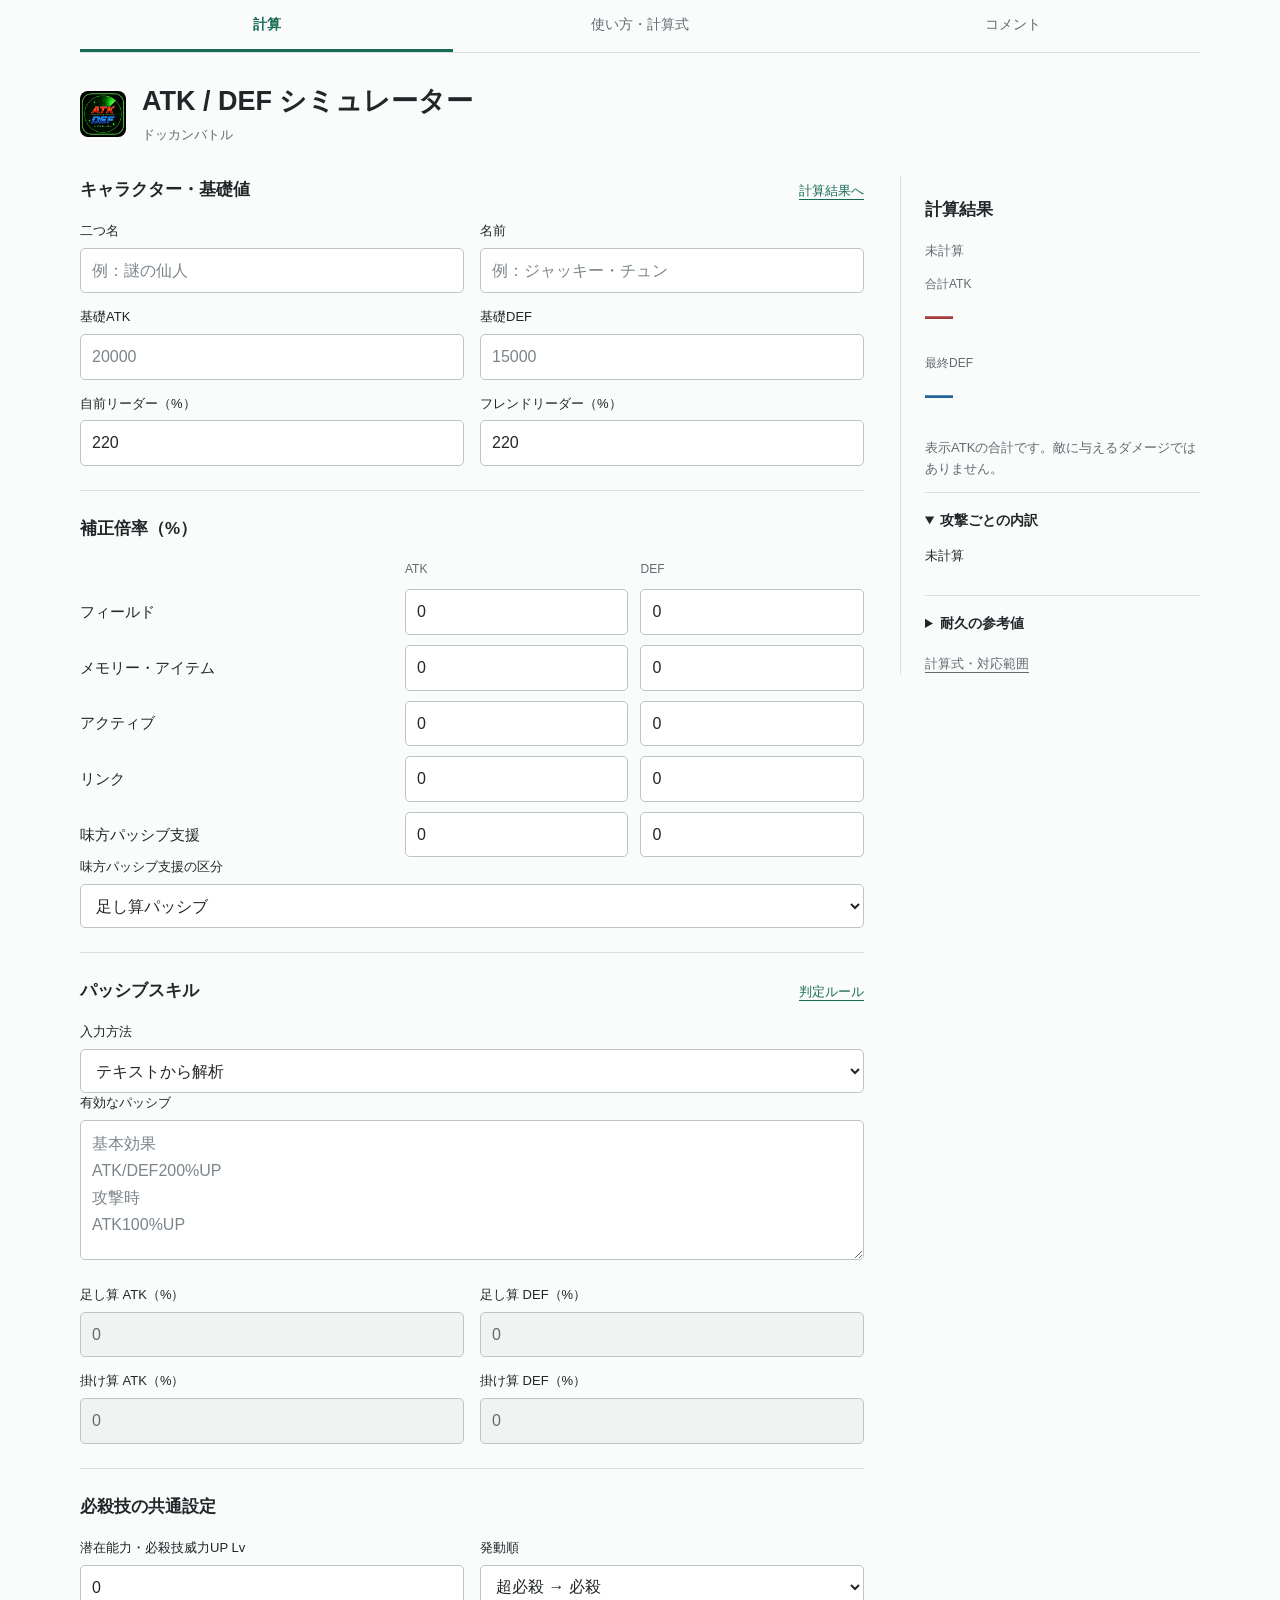
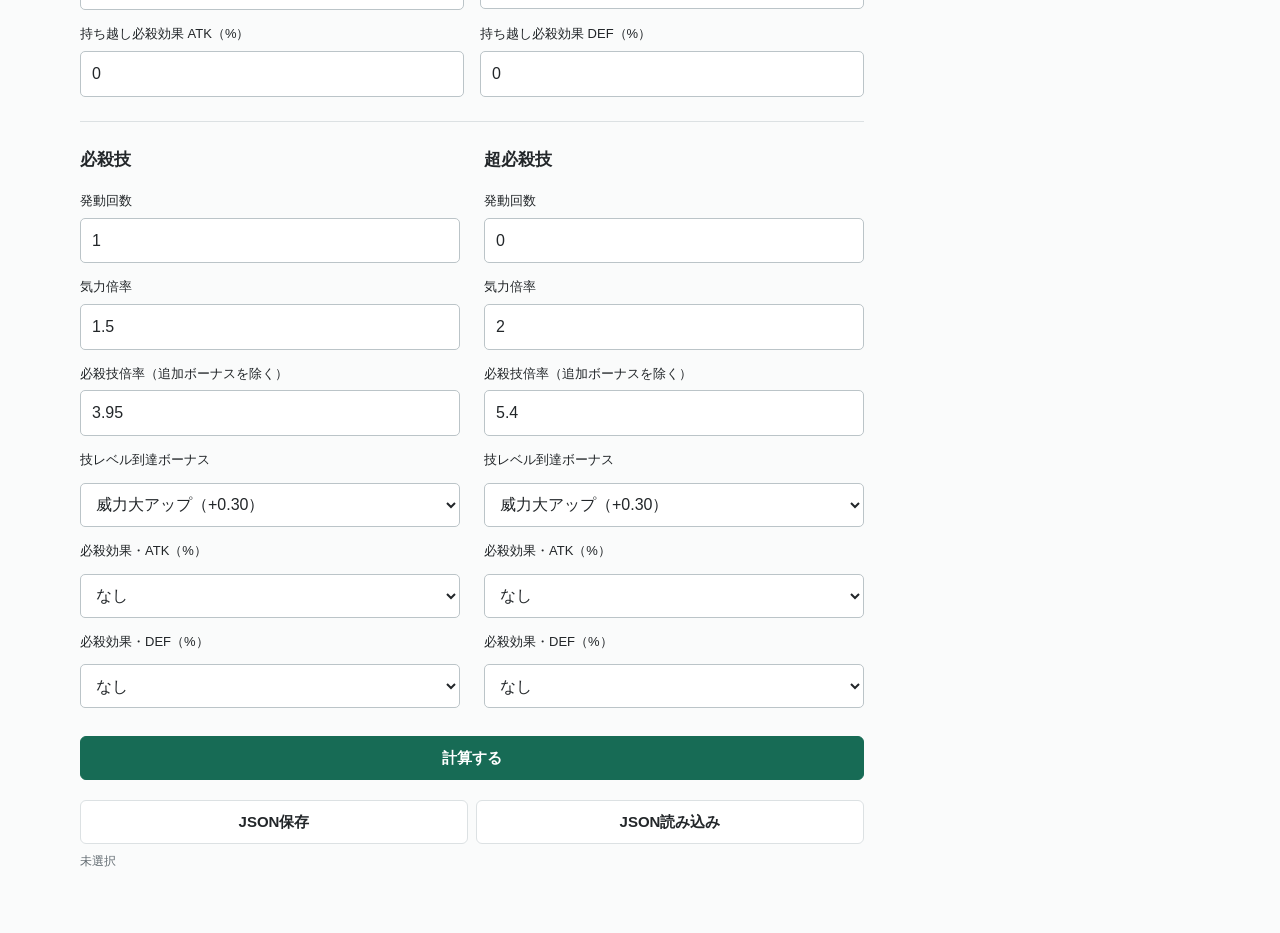
<file: index.html>
<!DOCTYPE html>
<html lang="ja">
<head>
  <meta charset="UTF-8">
  <meta name="viewport" content="width=device-width, initial-scale=1.0">
  <meta http-equiv="Content-Security-Policy" content="default-src 'self'; script-src 'self'; img-src 'self' data:; style-src 'self'; object-src 'none'; base-uri 'self'; form-action 'self';">
  <title>ATK / DEF シミュレーター</title>
  <link rel="stylesheet" href="style.css">
  <link rel="icon" href="icon.png">
  <script src="script.js" defer></script>
  <script src="json.js" defer></script>
</head>
<body>
<nav class="tabs" aria-label="メインナビゲーション">
  <a href="index.html" class="tab active" aria-current="page">計算</a>
  <a href="spec.html" class="tab">使い方・計算式</a>
  <a href="comment.html" class="tab">コメント</a>
</nav>
<header class="page-header">
  <img src="icon.png" alt="" width="46" height="46">
  <div><h1>ATK / DEF シミュレーター</h1><p>ドッカンバトル</p></div>
</header>
<main class="container">
<form id="calculatorForm" class="form-sections">
  <section class="section">
    <div class="section-heading"><h2>キャラクター・基礎値</h2><a href="#results">計算結果へ</a></div>
    <div class="field-grid">
      <label for="nickname">二つ名<input type="text" id="nickname" maxlength="100" placeholder="例：謎の仙人"></label>
      <label for="charName">名前<input type="text" id="charName" maxlength="100" placeholder="例：ジャッキー・チュン"></label>
      <label for="baseAtk">基礎ATK<input type="number" id="baseAtk" value="" min="0" max="999999" step="1" placeholder="20000"></label>
      <label for="baseDef">基礎DEF<input type="number" id="baseDef" value="" min="0" max="999999" step="1" placeholder="15000"></label>
      <label for="leaderSkill">自前リーダー（%）<input type="number" id="leaderSkill" value="220" min="0" max="1000000" step="0.01"></label>
      <label for="friendLeaderSkill">フレンドリーダー（%）<input type="number" id="friendLeaderSkill" value="220" min="0" max="1000000" step="0.01"></label>
    </div>
  </section>
  <section class="section">
    <h2>補正倍率（%）</h2>
    <div class="buff-grid"><span></span><span class="col-heading">ATK</span><span class="col-heading">DEF</span>
      <span>フィールド</span><input type="number" id="fieldAtk" value="0" min="0" max="1000000" step="0.01" aria-label="フィールド ATK（%）"><input type="number" id="fieldDef" value="0" min="0" max="1000000" step="0.01" aria-label="フィールド DEF（%）">
<span>メモリー・アイテム</span><input type="number" id="supportAtk" value="0" min="0" max="1000000" step="0.01" aria-label="メモリー・アイテム ATK（%）"><input type="number" id="supportDef" value="0" min="0" max="1000000" step="0.01" aria-label="メモリー・アイテム DEF（%）">
<span>アクティブ</span><input type="number" id="activeAtk" value="0" min="0" max="1000000" step="0.01" aria-label="アクティブ ATK（%）"><input type="number" id="activeDef" value="0" min="0" max="1000000" step="0.01" aria-label="アクティブ DEF（%）">
<span>リンク</span><input type="number" id="linkAtk" value="0" min="0" max="1000000" step="0.01" aria-label="リンク ATK（%）"><input type="number" id="linkDef" value="0" min="0" max="1000000" step="0.01" aria-label="リンク DEF（%）">
<span>味方パッシブ支援</span><input type="number" id="allyAtk" value="0" min="0" max="1000000" step="0.01" aria-label="味方パッシブ支援 ATK（%）"><input type="number" id="allyDef" value="0" min="0" max="1000000" step="0.01" aria-label="味方パッシブ支援 DEF（%）">
    </div>
    <label for="allyTiming">味方パッシブ支援の区分</label>
    <select id="allyTiming"><option value="1">足し算パッシブ</option><option value="2">掛け算パッシブ</option></select>
  </section>
  <section class="section">
    <div class="section-heading"><h2>パッシブスキル</h2><a href="spec.html#passive">判定ルール</a></div>
    <label for="passiveMode">入力方法</label>
    <select id="passiveMode"><option value="auto">テキストから解析</option><option value="manual">倍率を直接入力</option></select>
    <label for="passiveSkill">有効なパッシブ</label>
    <textarea id="passiveSkill" maxlength="10000" placeholder="基本効果&#10;ATK/DEF200%UP&#10;攻撃時&#10;ATK100%UP"></textarea>
    <div class="field-grid passive-summary">
      <label for="passive1Atk">足し算 ATK（%）<input type="number" id="passive1Atk" value="0" min="0" max="1000000" step="0.01"></label>
      <label for="passive1Def">足し算 DEF（%）<input type="number" id="passive1Def" value="0" min="0" max="1000000" step="0.01"></label>
      <label for="passive2Atk">掛け算 ATK（%）<input type="number" id="passive2Atk" value="0" min="0" max="1000000" step="0.01"></label>
      <label for="passive2Def">掛け算 DEF（%）<input type="number" id="passive2Def" value="0" min="0" max="1000000" step="0.01"></label>
    </div>
    <p id="passiveWarning" class="notice" role="status"></p>
  </section>
  <section class="section">
    <h2>必殺技の共通設定</h2>
    <div class="field-grid">
      <label for="superPowerLv">潜在能力・必殺技威力UP Lv<input type="number" id="superPowerLv" value="0" min="0" max="1000" step="1"></label>
      <label for="attackOrder">発動順<select id="attackOrder"><option value="ultra-first">超必殺 → 必殺</option><option value="normal-first">必殺 → 超必殺</option></select></label>
      <label for="previousAtkEffect">持ち越し必殺効果 ATK（%）<input type="number" id="previousAtkEffect" value="0" min="0" max="1000000" step="0.01"></label>
      <label for="previousDefEffect">持ち越し必殺効果 DEF（%）<input type="number" id="previousDefEffect" value="0" min="0" max="1000000" step="0.01"></label>
    </div>
  </section>
  <div class="attack-sections"><section class="section">
<h2>必殺技</h2>
<label for="normalCount">発動回数<input type="number" id="normalCount" value="1" min="0" max="20" step="1"></label>
<label for="normalKiBonus">気力倍率<input type="number" id="normalKiBonus" value="1.5" min="0.01" max="10" step="0.01"></label>
<label for="normalMultiplier">必殺技倍率（追加ボーナスを除く）<input type="number" id="normalMultiplier" value="3.95" min="0" max="1000" step="0.01" list="multiplierValues"></label>
<label for="normalPlus">技レベル到達ボーナス</label>
<select id="normalPlus"><option value="0">なし</option><option value="0.2">威力アップ（+0.20）</option><option value="0.3" selected>威力大アップ（+0.30）</option></select>
<label for="normalAtkEffect">必殺効果・ATK（%）</label>
<select id="normalAtkEffect"><option value="0">なし</option><option value="20">20%上昇</option><option value="30">30%上昇</option><option value="50">50%上昇</option><option value="100">100%上昇</option><option value="custom">自由入力</option></select>
<input type="number" id="normalCustomAtk" class="hidden" min="0" max="1000000" step="0.01" aria-label="必殺 ATK上昇率">
<label for="normalDefEffect">必殺効果・DEF（%）</label>
<select id="normalDefEffect"><option value="0">なし</option><option value="20">20%上昇</option><option value="30">30%上昇</option><option value="50">50%上昇</option><option value="100">100%上昇</option><option value="custom">自由入力</option></select>
<input type="number" id="normalCustomDef" class="hidden" min="0" max="1000000" step="0.01" aria-label="必殺 DEF上昇率">
</section>
<section class="section">
<h2>超必殺技</h2>
<label for="ultraCount">発動回数<input type="number" id="ultraCount" value="0" min="0" max="20" step="1"></label>
<label for="kiBonus">気力倍率<input type="number" id="kiBonus" value="2" min="0.01" max="10" step="0.01"></label>
<label for="ultraMultiplier">必殺技倍率（追加ボーナスを除く）<input type="number" id="ultraMultiplier" value="5.4" min="0" max="1000" step="0.01" list="multiplierValues"></label>
<label for="ultraPlus">技レベル到達ボーナス</label>
<select id="ultraPlus"><option value="0">なし</option><option value="0.2">威力アップ（+0.20）</option><option value="0.3" selected>威力大アップ（+0.30）</option></select>
<label for="ultraAtkEffect">必殺効果・ATK（%）</label>
<select id="ultraAtkEffect"><option value="0">なし</option><option value="20">20%上昇</option><option value="30">30%上昇</option><option value="50">50%上昇</option><option value="100">100%上昇</option><option value="custom">自由入力</option></select>
<input type="number" id="ultraCustomAtk" class="hidden" min="0" max="1000000" step="0.01" aria-label="超必殺 ATK上昇率">
<label for="ultraDefEffect">必殺効果・DEF（%）</label>
<select id="ultraDefEffect"><option value="0">なし</option><option value="20">20%上昇</option><option value="30">30%上昇</option><option value="50">50%上昇</option><option value="100">100%上昇</option><option value="custom">自由入力</option></select>
<input type="number" id="ultraCustomDef" class="hidden" min="0" max="1000000" step="0.01" aria-label="超必殺 DEF上昇率">
</section></div>
  <datalist id="multiplierValues">
    <option value="3.95">極大 Lv.20</option><option value="4.2">極大 Lv.25</option>
    <option value="5.4">超極大 Lv.20</option><option value="5.9">超極大 Lv.25</option>
    <option value="5.05">超絶特大 Lv.10</option><option value="6.3">超絶特大 Lv.15</option>
  </datalist>
  <div class="calculate-bar"><button type="submit" id="calculateButton">計算する</button></div>
  <p id="calculationError" class="notice error" role="alert"></p>
  <div class="file-area">
    <div class="file-buttons">
      <button type="button" id="saveButton" class="btn">JSON保存</button>
      <button type="button" id="loadButton" class="btn">JSON読み込み</button>
      <input type="file" id="fileLoader" accept=".json,application/json" hidden>
    </div>
    <div class="file-name-box"><span id="fileName">未選択</span></div>
    <p id="fileStatus" role="status"></p>
  </div>
</form>
<aside class="result-panel" id="results" aria-labelledby="resultHeading">
  <h2 id="resultHeading">計算結果</h2>
  <p id="resultStatus" class="muted" role="status">未計算</p>
  <div class="result-values" aria-live="polite">
    <div><span class="result-label">合計ATK</span><output id="resultAtk" class="result-value">—</output></div>
    <div><span class="result-label">最終DEF</span><output id="resultDef" class="result-value">—</output></div>
  </div>
  <p class="muted">表示ATKの合計です。敵に与えるダメージではありません。</p>
  <details open><summary>攻撃ごとの内訳</summary><pre id="detail">未計算</pre></details>
  <details>
    <summary>耐久の参考値</summary>
    <label for="damageReduction">ダメージ軽減率（%）</label>
    <input type="number" id="damageReduction" value="0" min="0" max="100" step="0.01" form="calculatorForm">
    <label class="dokkan-check"><input type="checkbox" id="guard" form="calculatorForm">全属性ガード</label>
    <p class="muted">旧計算式による目安。敵側の補正・乱数は未対応です。</p>
    <div id="hpResult">未計算</div>
  </details>
  <a href="spec.html#formula" class="muted">計算式・対応範囲</a>
</aside>
</main>
</body>
</html>
</file>
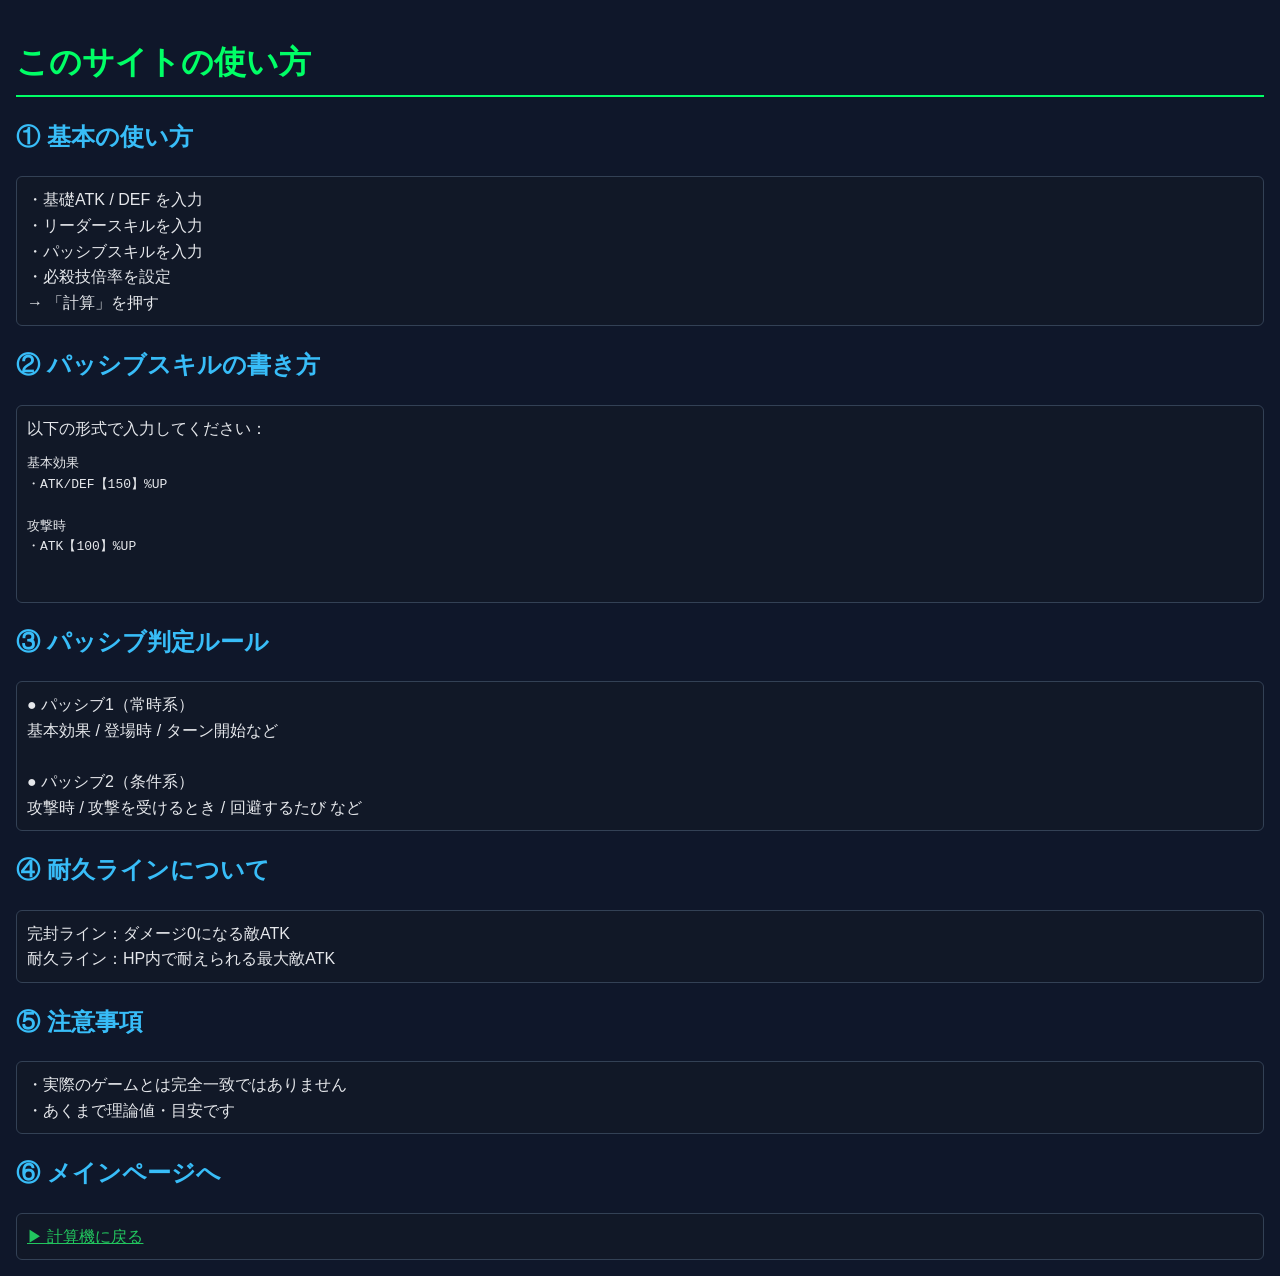
<file: index2.html>
<!DOCTYPE html>
<html lang="ja">
<head>
  <meta charset="UTF-8">
  <meta name="viewport" content="width=device-width, initial-scale=1.0">
  <title>ドッカンバトルシミュレーションの使い方</title>

  <style>
    body {
      margin: 0;
      padding: 16px;
      background: #0f172a;
      color: #e5e7eb;
      font-family: Arial, sans-serif;
      line-height: 1.6;
    }

    h1 {
      color: #00ff66;
      border-bottom: 2px solid #00ff66;
      padding-bottom: 6px;
    }

    h2 {
      color: #38bdf8;
      margin-top: 20px;
    }

    code {
      background: #1e293b;
      padding: 2px 6px;
      border-radius: 4px;
      color: #facc15;
    }

    .box {
      background: #111827;
      border: 1px solid #334155;
      padding: 10px;
      margin-top: 10px;
      border-radius: 6px;
    }

    a {
      color: #22c55e;
    }
  </style>
</head>

<body>

  <h1>このサイトの使い方</h1>

  <h2>① 基本の使い方</h2>
  <div class="box">
    ・基礎ATK / DEF を入力<br>
    ・リーダースキルを入力<br>
    ・パッシブスキルを入力<br>
    ・必殺技倍率を設定<br>
    → 「計算」を押す
  </div>

  <h2>② パッシブスキルの書き方</h2>
  <div class="box">
    以下の形式で入力してください：

    <pre>
基本効果
・ATK/DEF【150】%UP

攻撃時
・ATK【100】%UP
    </pre>
  </div>

  <h2>③ パッシブ判定ルール</h2>
  <div class="box">
    ● パッシブ1（常時系）<br>
    基本効果 / 登場時 / ターン開始など<br><br>

    ● パッシブ2（条件系）<br>
    攻撃時 / 攻撃を受けるとき / 回避するたび など
  </div>

  <h2>④ 耐久ラインについて</h2>
  <div class="box">
    完封ライン：ダメージ0になる敵ATK<br>
    耐久ライン：HP内で耐えられる最大敵ATK
  </div>

  <h2>⑤ 注意事項</h2>
  <div class="box">
    ・実際のゲームとは完全一致ではありません<br>
    ・あくまで理論値・目安です
  </div>

  <h2>⑥ メインページへ</h2>
  <div class="box">
    <a href="index.html">▶ 計算機に戻る</a>
  </div>

</body>
</html>
</file>
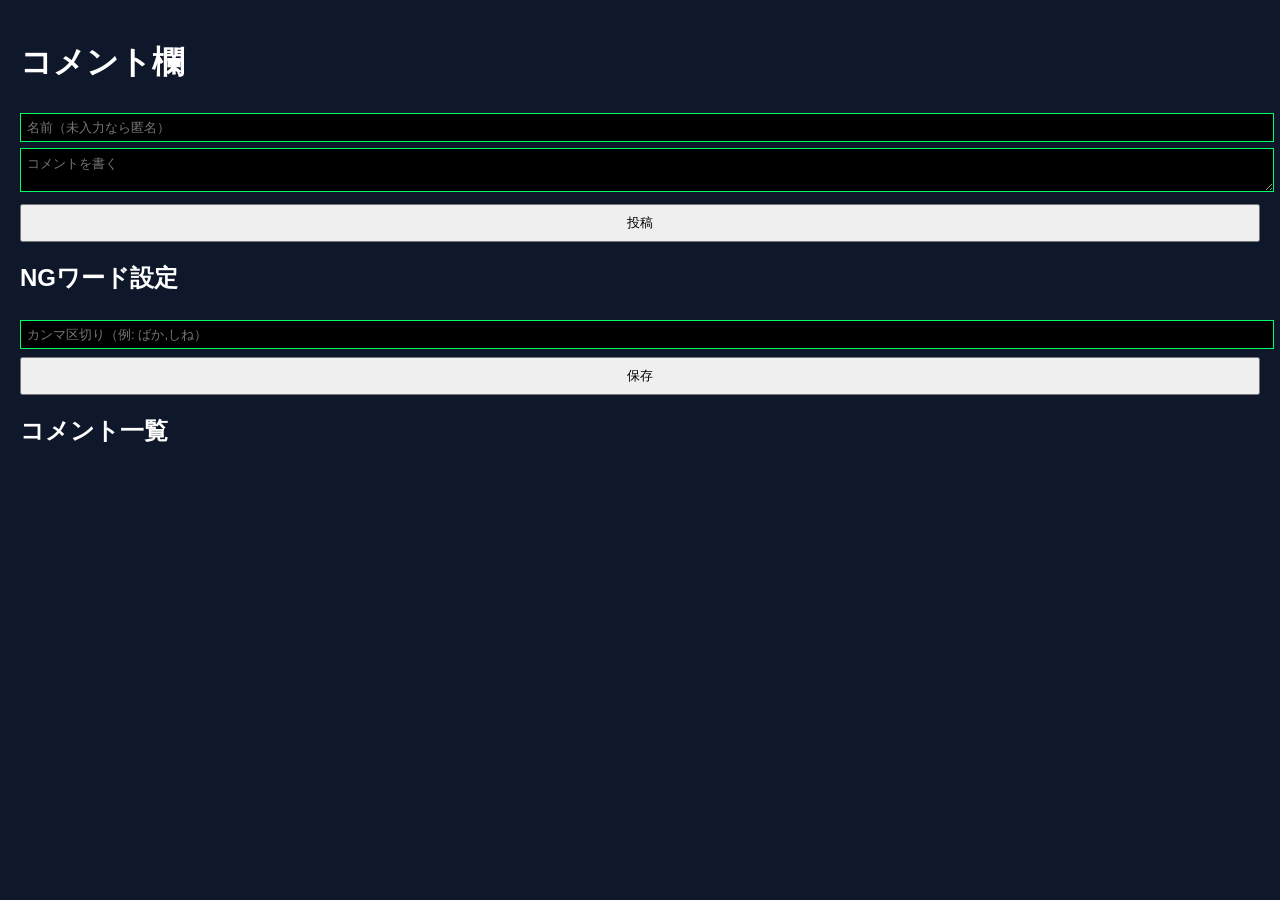
<file: index3.html>
<!DOCTYPE html>
<html lang="ja">
<head>
<meta charset="UTF-8">
<title>コメント</title>

<style>
body {
  background: #0f172a;
  color: white;
  font-family: Arial;
  padding: 12px;
}

textarea, input {
  width: 100%;
  margin-top: 6px;
  padding: 6px;
  background: black;
  color: #00ffcc;
  border: 1px solid #00ff66;
}

button {
  margin-top: 8px;
  padding: 8px;
  width: 100%;
}

.comment {
  border-bottom: 1px solid #333;
  margin-top: 10px;
  padding-bottom: 6px;
}

.name {
  color: #00ff66;
  font-weight: bold;
}

.time {
  font-size: 10px;
  color: #aaa;
}
</style>
</head>

<body>

<h1>コメント欄</h1>

<input id="name" placeholder="名前（未入力なら匿名）">

<textarea id="text" placeholder="コメントを書く"></textarea>

<button onclick="post()">投稿</button>

<h2>NGワード設定</h2>
<input id="ng" placeholder="カンマ区切り（例: ばか,しね）">
<button onclick="saveNG()">保存</button>

<h2>コメント一覧</h2>
<div id="list"></div>

<script>

function getNG() {
  return (localStorage.getItem("ng") || "").split(",");
}

function saveNG() {
  localStorage.setItem("ng", document.getElementById("ng").value);
  alert("保存した");
}

function post() {
  const name = document.getElementById("name").value || "匿名";
  const text = document.getElementById("text").value;

  const ngWords = getNG();

  for (let ng of ngWords) {
    if (ng && text.includes(ng)) {
      alert("NGワードが含まれています");
      return;
    }
  }

  const data = JSON.parse(localStorage.getItem("comments") || "[]");

  data.unshift({
    name,
    text,
    time: new Date().toLocaleString()
  });

  localStorage.setItem("comments", JSON.stringify(data));

  document.getElementById("text").value = "";

  render();
}

function render() {
  const data = JSON.parse(localStorage.getItem("comments") || "[]");

  const list = document.getElementById("list");
  list.innerHTML = "";

  for (let c of data) {
    list.innerHTML += `
      <div class="comment">
        <div class="name">${c.name}</div>
        <div>${c.text}</div>
        <div class="time">${c.time}</div>
      </div>
    `;
  }
}

render();

</script>

</body>
</html>
</file>
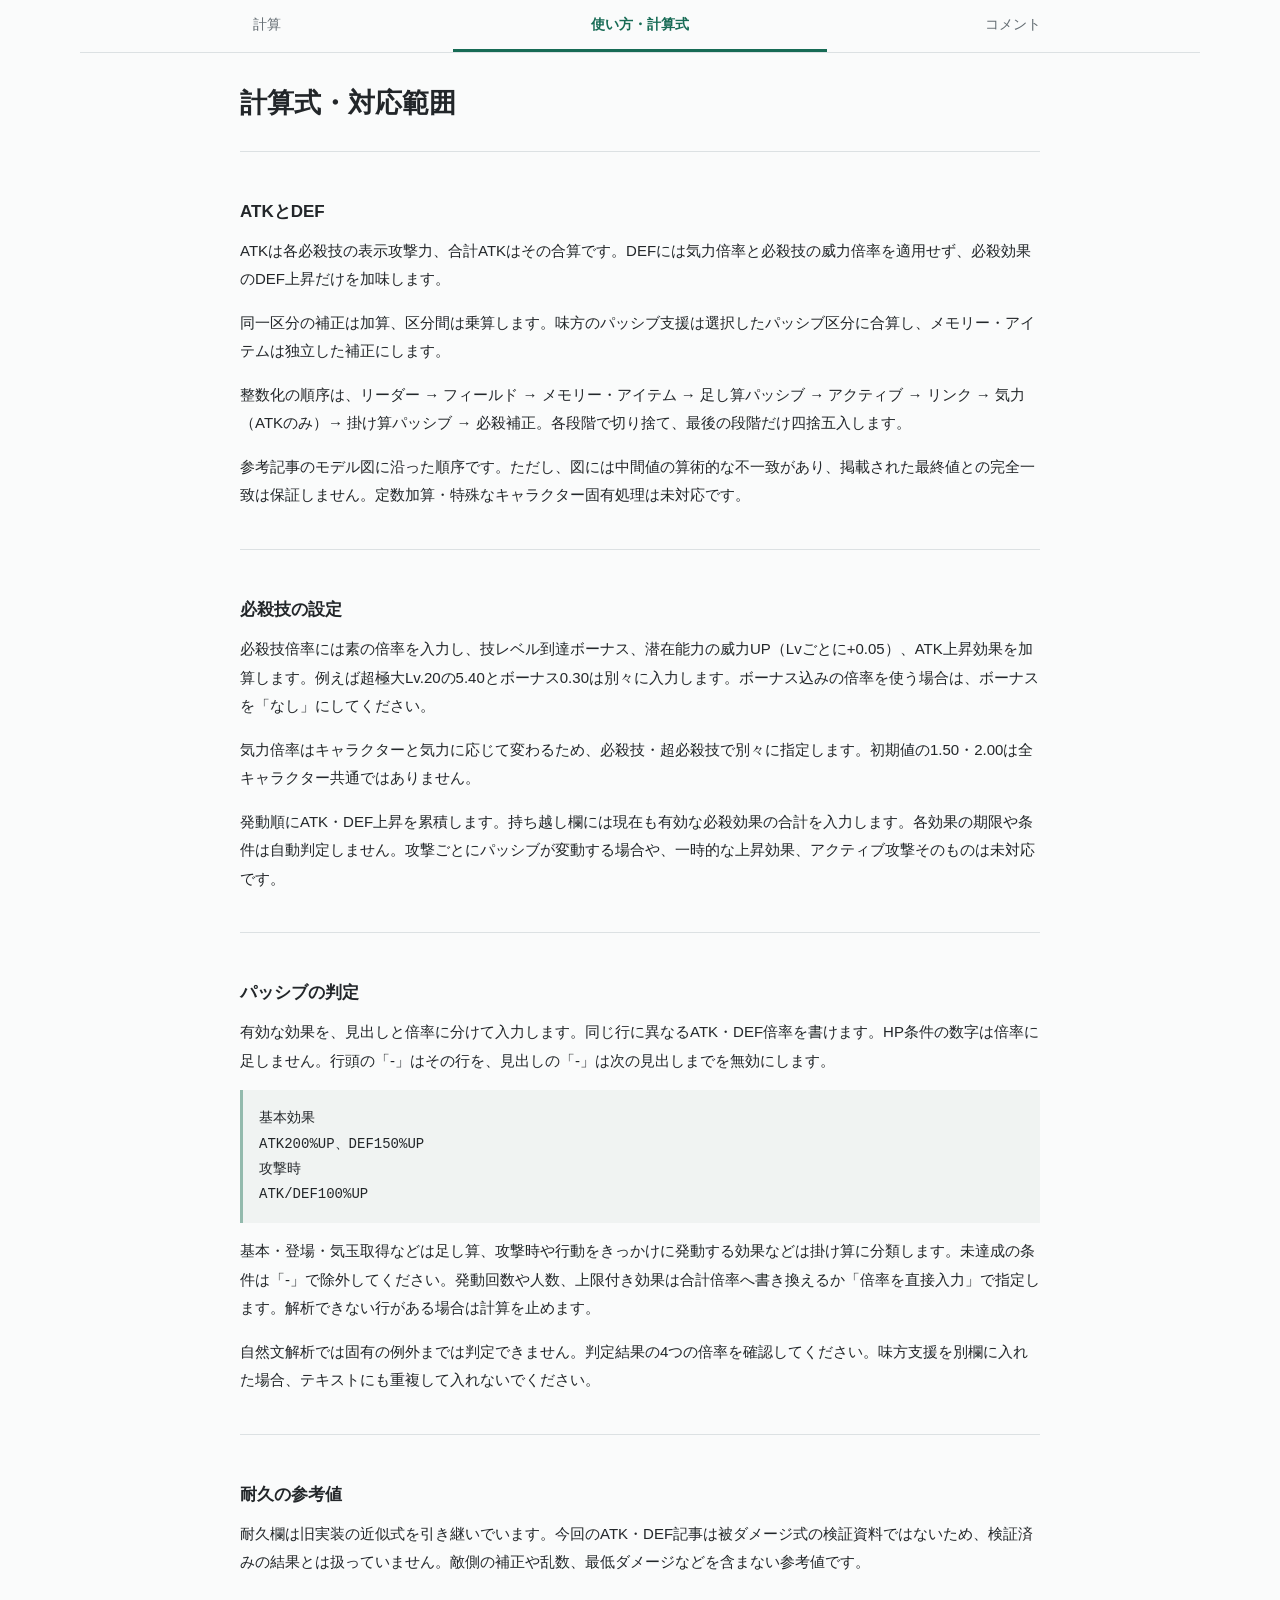
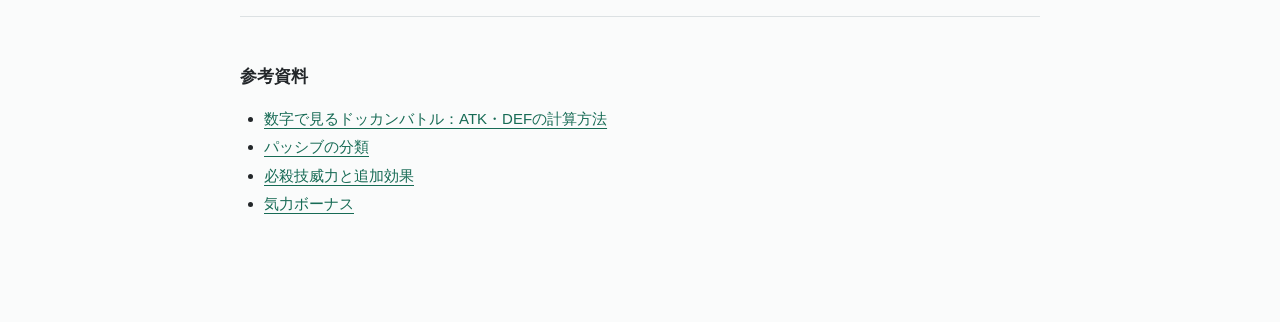
<file: spec.html>
<!DOCTYPE html>
<html lang="ja">
<head>
<meta charset="UTF-8">
<meta name="viewport" content="width=device-width, initial-scale=1.0">
<meta http-equiv="Content-Security-Policy" content="default-src 'self'; script-src 'self'; img-src 'self' data:; style-src 'self'; object-src 'none'; base-uri 'self'; form-action 'self';">
<title>計算式・対応範囲 | ATK / DEF</title>
<link rel="stylesheet" href="style.css">
<link rel="stylesheet" href="spec.css">
<link rel="icon" href="icon.png">
</head>
<body>
<nav class="tabs" aria-label="メインナビゲーション">
<a href="index.html" class="tab">計算</a>
<a href="spec.html" class="tab active" aria-current="page">使い方・計算式</a>
<a href="comment.html" class="tab">コメント</a>
</nav>
<main class="spec-container">
<h1>計算式・対応範囲</h1>
<section class="section" id="formula">
<h2>ATKとDEF</h2>
<p>ATKは各必殺技の表示攻撃力、合計ATKはその合算です。DEFには気力倍率と必殺技の威力倍率を適用せず、必殺効果のDEF上昇だけを加味します。</p>
<p>同一区分の補正は加算、区分間は乗算します。味方のパッシブ支援は選択したパッシブ区分に合算し、メモリー・アイテムは独立した補正にします。</p>
<p>整数化の順序は、リーダー → フィールド → メモリー・アイテム → 足し算パッシブ → アクティブ → リンク → 気力（ATKのみ）→ 掛け算パッシブ → 必殺補正。各段階で切り捨て、最後の段階だけ四捨五入します。</p>
<p>参考記事のモデル図に沿った順序です。ただし、図には中間値の算術的な不一致があり、掲載された最終値との完全一致は保証しません。定数加算・特殊なキャラクター固有処理は未対応です。</p>
</section>
<section class="section">
<h2>必殺技の設定</h2>
<p>必殺技倍率には素の倍率を入力し、技レベル到達ボーナス、潜在能力の威力UP（Lvごとに+0.05）、ATK上昇効果を加算します。例えば超極大Lv.20の5.40とボーナス0.30は別々に入力します。ボーナス込みの倍率を使う場合は、ボーナスを「なし」にしてください。</p>
<p>気力倍率はキャラクターと気力に応じて変わるため、必殺技・超必殺技で別々に指定します。初期値の1.50・2.00は全キャラクター共通ではありません。</p>
<p>発動順にATK・DEF上昇を累積します。持ち越し欄には現在も有効な必殺効果の合計を入力します。各効果の期限や条件は自動判定しません。攻撃ごとにパッシブが変動する場合や、一時的な上昇効果、アクティブ攻撃そのものは未対応です。</p>
</section>
<section class="section" id="passive">
<h2>パッシブの判定</h2>
<p>有効な効果を、見出しと倍率に分けて入力します。同じ行に異なるATK・DEF倍率を書けます。HP条件の数字は倍率に足しません。行頭の「-」はその行を、見出しの「-」は次の見出しまでを無効にします。</p>
<pre class="code">基本効果
ATK200%UP、DEF150%UP
攻撃時
ATK/DEF100%UP</pre>
<p>基本・登場・気玉取得などは足し算、攻撃時や行動をきっかけに発動する効果などは掛け算に分類します。未達成の条件は「-」で除外してください。発動回数や人数、上限付き効果は合計倍率へ書き換えるか「倍率を直接入力」で指定します。解析できない行がある場合は計算を止めます。</p>
<p>自然文解析では固有の例外までは判定できません。判定結果の4つの倍率を確認してください。味方支援を別欄に入れた場合、テキストにも重複して入れないでください。</p>
</section>
<section class="section">
<h2>耐久の参考値</h2>
<p>耐久欄は旧実装の近似式を引き継いでいます。今回のATK・DEF記事は被ダメージ式の検証資料ではないため、検証済みの結果とは扱っていません。敵側の補正や乱数、最低ダメージなどを含まない参考値です。</p>
</section>
<section class="section">
<h2>参考資料</h2>
<ul>
<li><a href="https://xn--n9jvd7d3d0ad5cwnpcu694dohxad89g.com/archives/605069.html">数字で見るドッカンバトル：ATK・DEFの計算方法</a></li>
<li><a href="https://xn--n9jvd7d3d0ad5cwnpcu694dohxad89g.com/archives/dfrs-2.html">パッシブの分類</a></li>
<li><a href="https://xn--n9jvd7d3d0ad5cwnpcu694dohxad89g.com/archives/606997.html">必殺技威力と追加効果</a></li>
<li><a href="https://xn--n9jvd7d3d0ad5cwnpcu694dohxad89g.com/archives/605473.html">気力ボーナス</a></li>
</ul>
</section>
</main>
</body>
</html>
</file>
<file: style.css>
:root {
  color-scheme: light;
  --ink: #222629; --muted: #626b71; --line: #dce1e3;
  --accent: #176b55; --soft: #edf5f1; --atk: #a43c3c; --def: #24629b;
}
*, *::before, *::after { box-sizing: border-box; }
html { scroll-behavior: smooth; }
body { margin: 0; background: #fafbfb; color: var(--ink); font: 15px/1.6 -apple-system, BlinkMacSystemFont, "Hiragino Kaku Gothic ProN", Meiryo, sans-serif; letter-spacing: 0; }
a { color: var(--accent); text-underline-offset: 4px; }
button, input, select, textarea { font: inherit; min-width: 0; }
button, .btn { display: inline-flex; align-items: center; justify-content: center; gap: 8px; min-height: 44px; padding: 9px 16px; border: 1px solid var(--line); border-radius: 6px; background: #fff; color: var(--ink); font-weight: 600; text-decoration: none; cursor: pointer; }
button:hover, .btn:hover { background: #f0f3f2; }
button:disabled { opacity: .55; cursor: wait; }
:focus-visible { outline: 3px solid #79bca9; outline-offset: 3px; }
input, select, textarea { width: 100%; max-width: 100%; min-height: 44px; padding: 9px 11px; border: 1px solid #bbc4c8; border-radius: 5px; background: #fff; color: var(--ink); font-size: 16px; }
input[type="number"] { font-variant-numeric: tabular-nums; }
input[type="checkbox"] { width: 18px; min-height: 18px; accent-color: var(--accent); }
input:read-only { background: #f0f3f2; color: var(--muted); }
textarea { resize: vertical; min-height: 140px; line-height: 1.7; }
input::placeholder, textarea::placeholder { color: #7b858a; }
label { display: block; margin-bottom: 6px; font-size: 13px; font-weight: 500; }
h1, h2, h3, p { margin-top: 0; overflow-wrap: anywhere; }
h1 { margin-bottom: 4px; font-size: 27px; line-height: 1.4; font-weight: 700; }
h2, .card-title { margin: 0 0 18px; font-size: 17px; font-weight: 650; }
h3 { font-size: 15px; }
.tabs { display: grid; grid-template-columns: repeat(3, minmax(0, 1fr)); width: min(calc(100% - 40px), 1120px); margin: 0 auto; border-bottom: 1px solid var(--line); }
.tab { display: flex; align-items: center; justify-content: center; height: 52px; padding: 10px 6px; color: var(--muted); border-bottom: 3px solid transparent; text-decoration: none; font-size: 14px; }
.tab:hover { color: var(--ink); background: #f3f5f4; }
.tab.active { color: var(--accent); border-bottom-color: var(--accent); font-weight: 700; }
.page-header { display: flex; align-items: center; gap: 16px; width: min(calc(100% - 40px), 1120px); margin: 30px auto; }
.page-header img { flex: 0 0 46px; width: 46px; height: 46px; border-radius: 8px; }
.page-header p { margin: 0; color: var(--muted); font-size: 13px; }
.container { display: grid; grid-template-columns: minmax(0, 1fr) 300px; align-items: start; gap: 36px; width: min(calc(100% - 40px), 1120px); margin: 0 auto 48px; }
.form-sections { min-width: 0; }
.section, .card { min-width: 0; padding: 24px 0; border-top: 1px solid var(--line); }
.section:first-child { padding-top: 0; border-top: 0; }
.field-grid, .row { display: grid; grid-template-columns: repeat(2, minmax(0, 1fr)); gap: 14px 16px; }
.field-grid > *, .row > *, .container > * { min-width: 0; }
.full { grid-column: 1 / -1; }
.field-grid label > input, .field-grid label > select { margin-top: 6px; }
.field-grid label { margin-bottom: 0; }
.section-heading { display: flex; justify-content: space-between; gap: 12px; align-items: baseline; margin-bottom: 18px; }
.section-heading h2 { margin: 0; }
.section-heading a { font-size: 13px; }
.buff-grid { display: grid; grid-template-columns: minmax(100px, 1.4fr) repeat(2, minmax(0, 1fr)); gap: 10px 12px; align-items: center; }
.buff-grid label { margin: 0; }
.buff-grid .col-heading { color: var(--muted); font-size: 12px; }
.attack-sections { display: grid; grid-template-columns: repeat(2, minmax(0, 1fr)); gap: 24px; border-top: 1px solid var(--line); padding: 24px 0; }
.attack-sections .section { border: 0; padding: 0; }
.attack-sections label { margin-top: 14px; }
.attack-sections input, .attack-sections select { margin-top: 6px; }
.passive-summary { margin-top: 18px; }
.muted { color: var(--muted); font-size: 13px; }
.notice { border-left: 3px solid #b27b24; padding: 8px 12px; color: #745017; background: #fff8e9; font-size: 13px; margin: 14px 0; overflow-wrap: anywhere; }
.notice:empty, .hidden, [hidden] { display: none !important; }
.result-panel { position: sticky; top: 20px; min-width: 0; padding: 20px 0 0 24px; border-left: 1px solid var(--line); }
.result-values { display: grid; gap: 20px; margin-bottom: 24px; }
.result-label { display: block; font-size: 12px; color: var(--muted); margin-bottom: 4px; }
.result-value { display: block; font-size: 28px; line-height: 1.3; font-weight: 700; font-variant-numeric: tabular-nums; overflow-wrap: anywhere; }
#resultAtk { color: var(--atk); }
#resultDef { color: var(--def); }
#calculateButton { width: 100%; background: var(--accent); color: #fff; border-color: var(--accent); }
#calculateButton:hover { background: #115340; }
.calculate-bar { margin: 4px 0 20px; }
.file-buttons { display: flex; flex-wrap: wrap; gap: 8px; }
.file-buttons .btn { flex: 1; }
.file-name-box { margin-top: 8px; color: var(--muted); font-size: 12px; overflow-wrap: anywhere; }
#fileStatus { font-size: 13px; color: var(--accent); }
.error { color: #a12c2c !important; }
#detail { margin: 12px 0; font-family: inherit; white-space: pre-wrap; overflow-wrap: anywhere; font-size: 13px; line-height: 1.8; }
details { border-top: 1px solid var(--line); padding: 16px 0; }
summary { cursor: pointer; font-weight: 600; font-size: 14px; }
details > :not(summary) { margin-top: 14px; }
.dokkan-check { display: flex; align-items: center; gap: 8px; margin-top: 12px; }
#hpResult { white-space: pre-wrap; font-size: 13px; font-variant-numeric: tabular-nums; }
.button-group { display: flex; flex-wrap: wrap; gap: 8px; margin: 12px 0; }
.button-group button.is-active { background: var(--soft); color: var(--accent); border-color: #93baad; }
.spec-container, .comment-container { width: min(calc(100% - 40px), 800px); margin: 32px auto 64px; }
@media (max-width: 900px) {
  .container { grid-template-columns: minmax(0, 1fr); gap: 24px; }
  .result-panel { position: static; padding: 24px 0 0; border-left: 0; border-top: 2px solid var(--line); }
  .result-values { grid-template-columns: repeat(2, minmax(0, 1fr)); }
}
@media (max-width: 520px) {
  .tabs, .page-header, .container, .spec-container, .comment-container { width: calc(100% - 32px); }
  .page-header { margin: 24px auto; gap: 12px; }
  h1 { font-size: 22px; }
  .page-header img { flex-basis: 38px; width: 38px; height: 38px; }
  .field-grid, .row { gap: 12px; }
  .buff-grid { grid-template-columns: minmax(100px, 1.3fr) repeat(2, minmax(0, 1fr)); gap: 8px; }
  .buff-grid input { padding: 9px 6px; }
  .attack-sections { grid-template-columns: minmax(0, 1fr); }
  .attack-sections .section + .section { border-top: 1px solid var(--line); padding-top: 24px; }
  .result-value { font-size: 24px; }
}
@media (prefers-reduced-motion: reduce) { html { scroll-behavior: auto; } }
</file>
<file: spec.css>
.spec-container h1 { margin-bottom: 28px; }
.spec-container h2 { margin: 28px 0 12px; }
.spec-container p, .spec-container li { line-height: 1.9; }
.spec-container ul, .spec-container ol { padding-left: 24px; }
.spec-container .section { padding-top: 18px; }
.code { background: #f0f3f2; padding: 16px; border-left: 3px solid #93baad; white-space: pre-wrap; overflow-wrap: anywhere; font: 14px/1.8 ui-monospace, monospace; }
</file>
